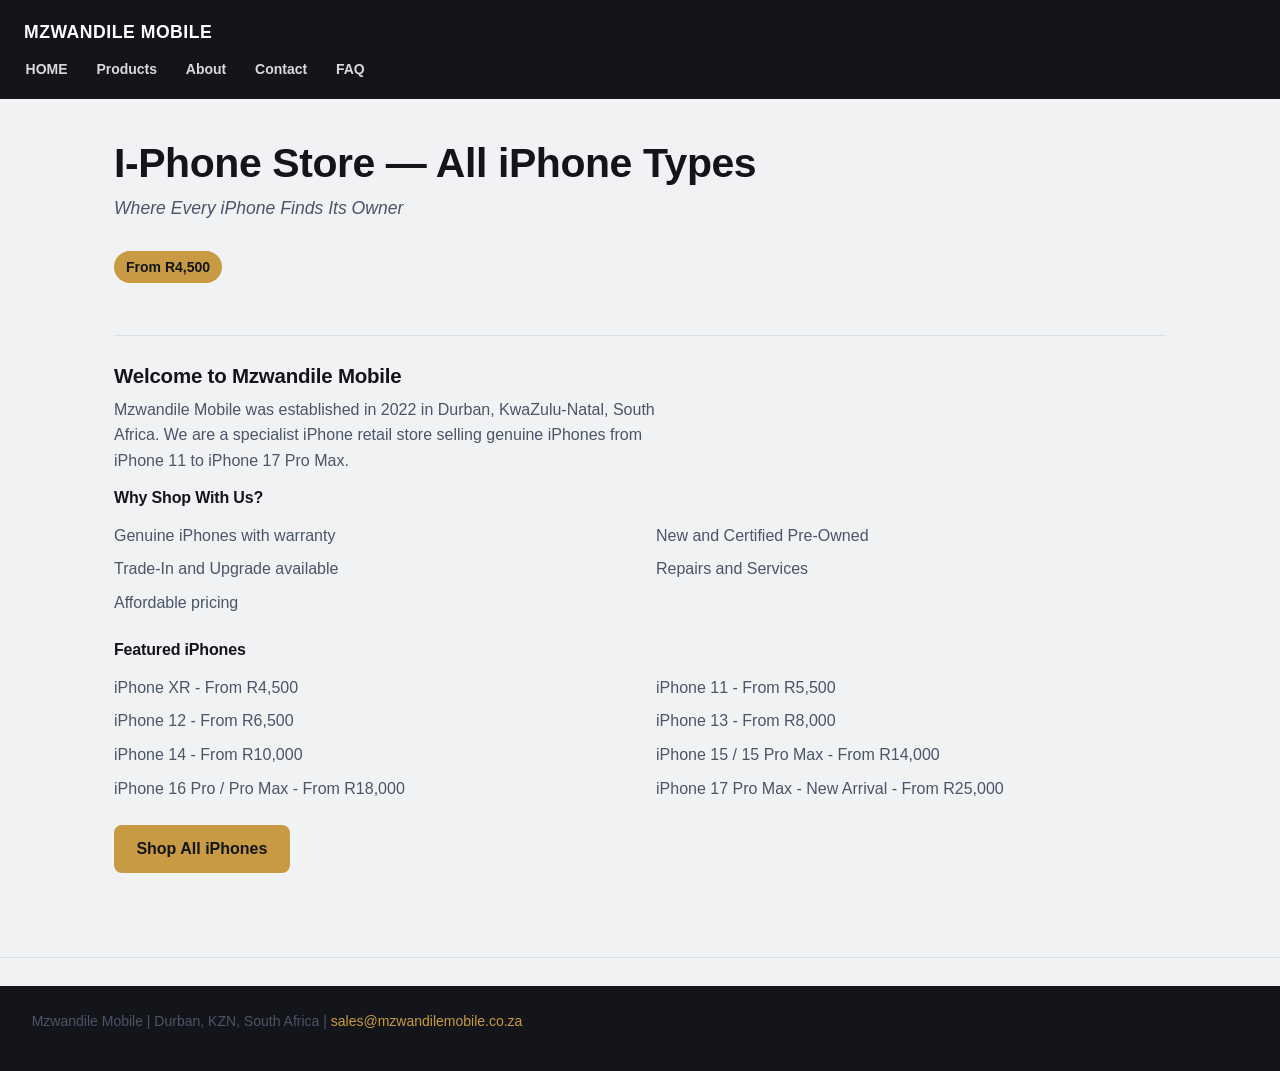
<file: index.html>
<!DOCTYPE html>
<html lang="en">
<head>
<meta charset="UTF-8">
<meta name="viewport" content="width=device-width, initial-scale=1.0">
<title>Mzwandile Mobile - Home</title>
<link rel="stylesheet" href="style.css">
</head>

<body>

<header class="site-header">
  <p class="brand">MZWANDILE MOBILE</p>
  <nav class="main-nav">
    <ul>
      <li><a href="index.html">HOME</a></li>
      <li><a href="Products.html">Products</a></li>
      <li><a href="About.html">About</a></li>
      <li><a href="Contact.html">Contact</a></li>
      <li><a href="FAQ.html">FAQ</a></li>
    </ul>
  </nav>
</header>

<main class="page-content">

  <section class="hero">
    <h1>I-Phone Store — All iPhone Types</h1>
    <p class="tagline">Where Every iPhone Finds Its Owner</p>
    <span class="price-badge">From R4,500</span>
  </section>

  <hr>

  <section>
    <h3>Welcome to Mzwandile Mobile</h3>
    <p>Mzwandile Mobile was established in 2022 in Durban, KwaZulu-Natal, South Africa. We are a specialist iPhone retail store selling genuine iPhones from iPhone 11 to iPhone 17 Pro Max.</p>
  </section>

  <section>
    <h4>Why Shop With Us?</h4>
    <ul class="feature-list">
      <li>Genuine iPhones with warranty</li>
      <li>New and Certified Pre-Owned</li>
      <li>Trade-In and Upgrade available</li>
      <li>Repairs and Services</li>
      <li>Affordable pricing</li>
    </ul>
  </section>

  <section>
    <h4>Featured iPhones</h4>
    <ul class="feature-list">
      <li>iPhone XR - From R4,500</li>
      <li>iPhone 11 - From R5,500</li>
      <li>iPhone 12 - From R6,500</li>
      <li>iPhone 13 - From R8,000</li>
      <li>iPhone 14 - From R10,000</li>
      <li>iPhone 15 / 15 Pro Max - From R14,000</li>
      <li>iPhone 16 Pro / Pro Max - From R18,000</li>
      <li>iPhone 17 Pro Max - New Arrival - From R25,000</li>
    </ul>
    <a class="cta-button" href="Products.html">Shop All iPhones</a>
  </section>

</main>

<hr>
<footer class="site-footer">
  <p>Mzwandile Mobile | Durban, KZN, South Africa | <a href="mailto:sales@mzwandilemobile.co.za">sales@mzwandilemobile.co.za</a></p>
</footer>

</body>
</html>
</file>
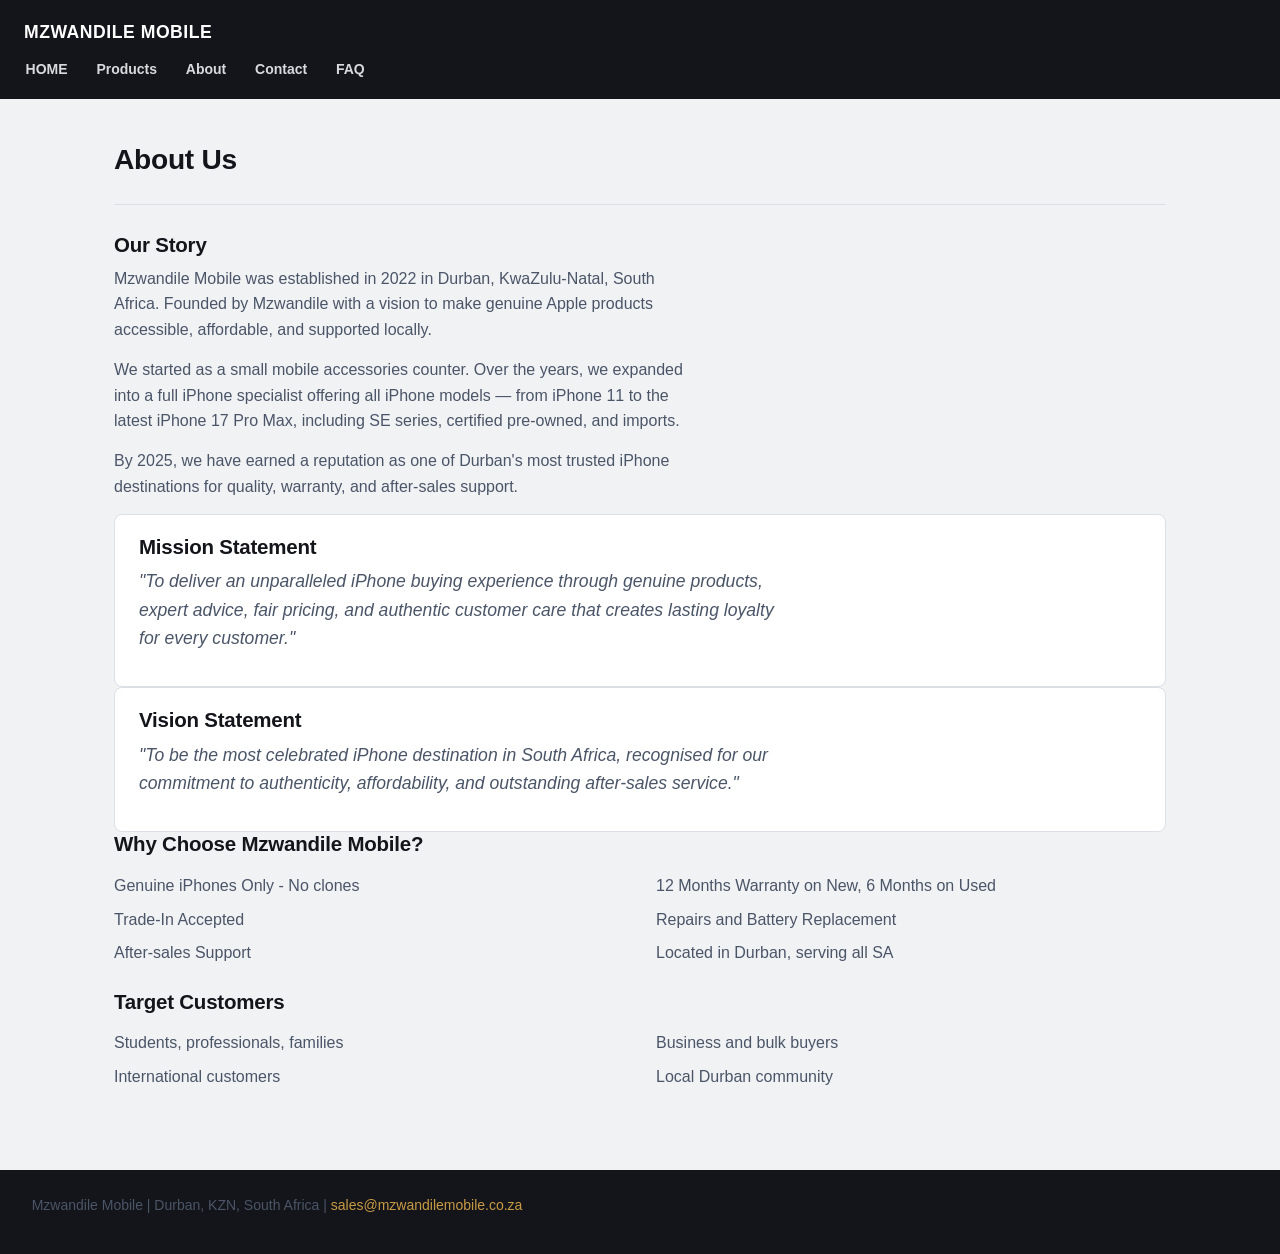
<file: About.html>
<!DOCTYPE html>
<html lang="en">
<head>
<meta charset="UTF-8">
<meta name="viewport" content="width=device-width, initial-scale=1.0">
<title>Mzwandile Mobile - About Us</title>
<link rel="stylesheet" href="style.css">
</head>
<body>

<header class="site-header">
  <p class="brand">MZWANDILE MOBILE</p>
  <nav class="main-nav">
    <ul>
      <li><a href="index.html">HOME</a></li>
      <li><a href="Products.html">Products</a></li>
      <li><a href="About.html">About</a></li>
      <li><a href="Contact.html">Contact</a></li>
      <li><a href="FAQ.html">FAQ</a></li>
    </ul>
  </nav>
</header>

<main class="page-content">

  <h2>About Us</h2>
  <hr>

  <section>
    <h3>Our Story</h3>
    <p>Mzwandile Mobile was established in 2022 in Durban, KwaZulu-Natal, South Africa. Founded by Mzwandile with a vision to make genuine Apple products accessible, affordable, and supported locally.</p>
    <p>We started as a small mobile accessories counter. Over the years, we expanded into a full iPhone specialist offering all iPhone models — from iPhone 11 to the latest iPhone 17 Pro Max, including SE series, certified pre-owned, and imports.</p>
    <p>By 2025, we have earned a reputation as one of Durban's most trusted iPhone destinations for quality, warranty, and after-sales support.</p>
  </section>

  <section class="info-card">
    <h3>Mission Statement</h3>
    <p class="tagline">"To deliver an unparalleled iPhone buying experience through genuine products, expert advice, fair pricing, and authentic customer care that creates lasting loyalty for every customer."</p>
  </section>

  <section class="info-card">
    <h3>Vision Statement</h3>
    <p class="tagline">"To be the most celebrated iPhone destination in South Africa, recognised for our commitment to authenticity, affordability, and outstanding after-sales service."</p>
  </section>

  <section>
    <h3>Why Choose Mzwandile Mobile?</h3>
    <ul class="feature-list">
      <li>Genuine iPhones Only - No clones</li>
      <li>12 Months Warranty on New, 6 Months on Used</li>
      <li>Trade-In Accepted</li>
      <li>Repairs and Battery Replacement</li>
      <li>After-sales Support</li>
      <li>Located in Durban, serving all SA</li>
    </ul>
  </section>

  <section>
    <h3>Target Customers</h3>
    <ul class="feature-list">
      <li>Students, professionals, families</li>
      <li>Business and bulk buyers</li>
      <li>International customers</li>
      <li>Local Durban community</li>
    </ul>
  </section>

</main>

<footer class="site-footer">
  <p>Mzwandile Mobile | Durban, KZN, South Africa | <a href="mailto:sales@mzwandilemobile.co.za">sales@mzwandilemobile.co.za</a></p>
</footer>

</body>
</html>
</file>
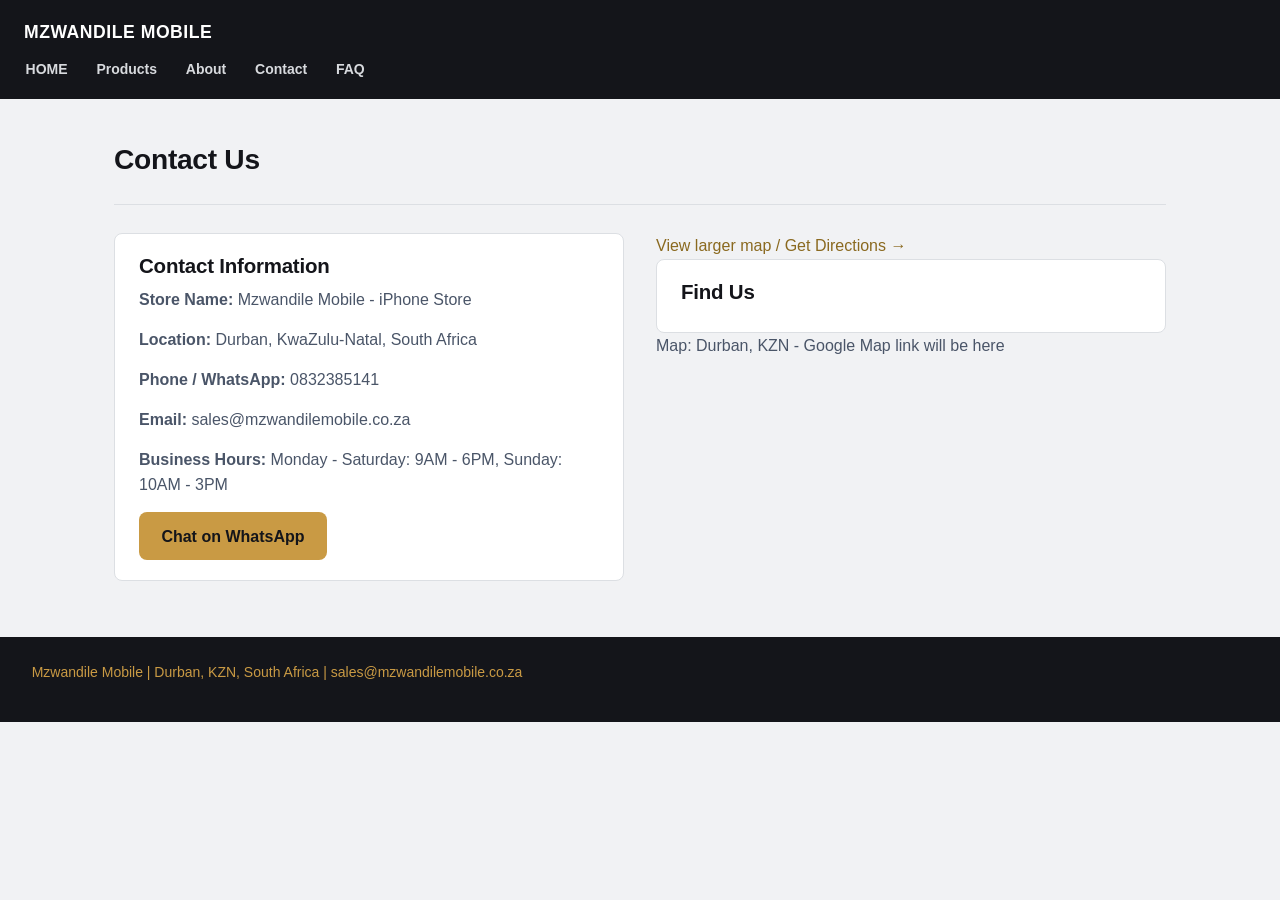
<file: Contact.html>
<!DOCTYPE html>
<html lang="en">
<head>
<meta charset="UTF-8">
<meta name="viewport" content="width=device-width, initial-scale=1.0">
<title>Mzwandile Mobile - Contact</title>
<link rel="stylesheet" href="style.css">
</head>

<body>
<header class="site-header">
  <p class="brand">MZWANDILE MOBILE</p>
  <nav class="main-nav">
    <ul>
      <li><a href="index.html">HOME</a></li>
      <li><a href="Products.html">Products</a></li>
      <li><a href="About.html">About</a></li>
      <li><a href="Contact.html">Contact</a></li>
      <li><a href="FAQ.html">FAQ</a></li>
    </ul>
  </nav>
</header>

<main class="page-content">

  <h2>Contact Us</h2>
  <hr>

  <div class="contact-grid">

    <section class="info-card">
      <h3>Contact Information</h3>
      <p><b>Store Name:</b> Mzwandile Mobile - iPhone Store</p>
      <p><b>Location:</b> Durban, KwaZulu-Natal, South Africa</p>
      <p><b>Phone / WhatsApp:</b> 0832385141</p>
      <p><b>Email:</b> sales@mzwandilemobile.co.za</p>
      <p><b>Business Hours:</b> Monday - Saturday: 9AM - 6PM, Sunday: 10AM - 3PM</p>
      <a class="cta-button" href="https://wa.me/270000000000" target="_blank" rel="noopener">Chat on WhatsApp</a>
    </section>
 <a class="map-link" href="https://www.google.com/maps/search/?api=1&query=Durban+KZN+South+Africa" target="_blank" rel="noopener">
    View larger map / Get Directions →

    <section class="info-card">
      <h3>Find Us</h3>
    </section>
      <p>Map: Durban, KZN - Google Map link will be here</p>
      

  </div>
    
</main>

<footer class="site-footer">
  <p>Mzwandile Mobile | Durban, KZN, South Africa | <a href="mailto:sales@mzwandilemobile.co.za">sales@mzwandilemobile.co.za</a></p>
</footer>

</body>
</html>
</file>
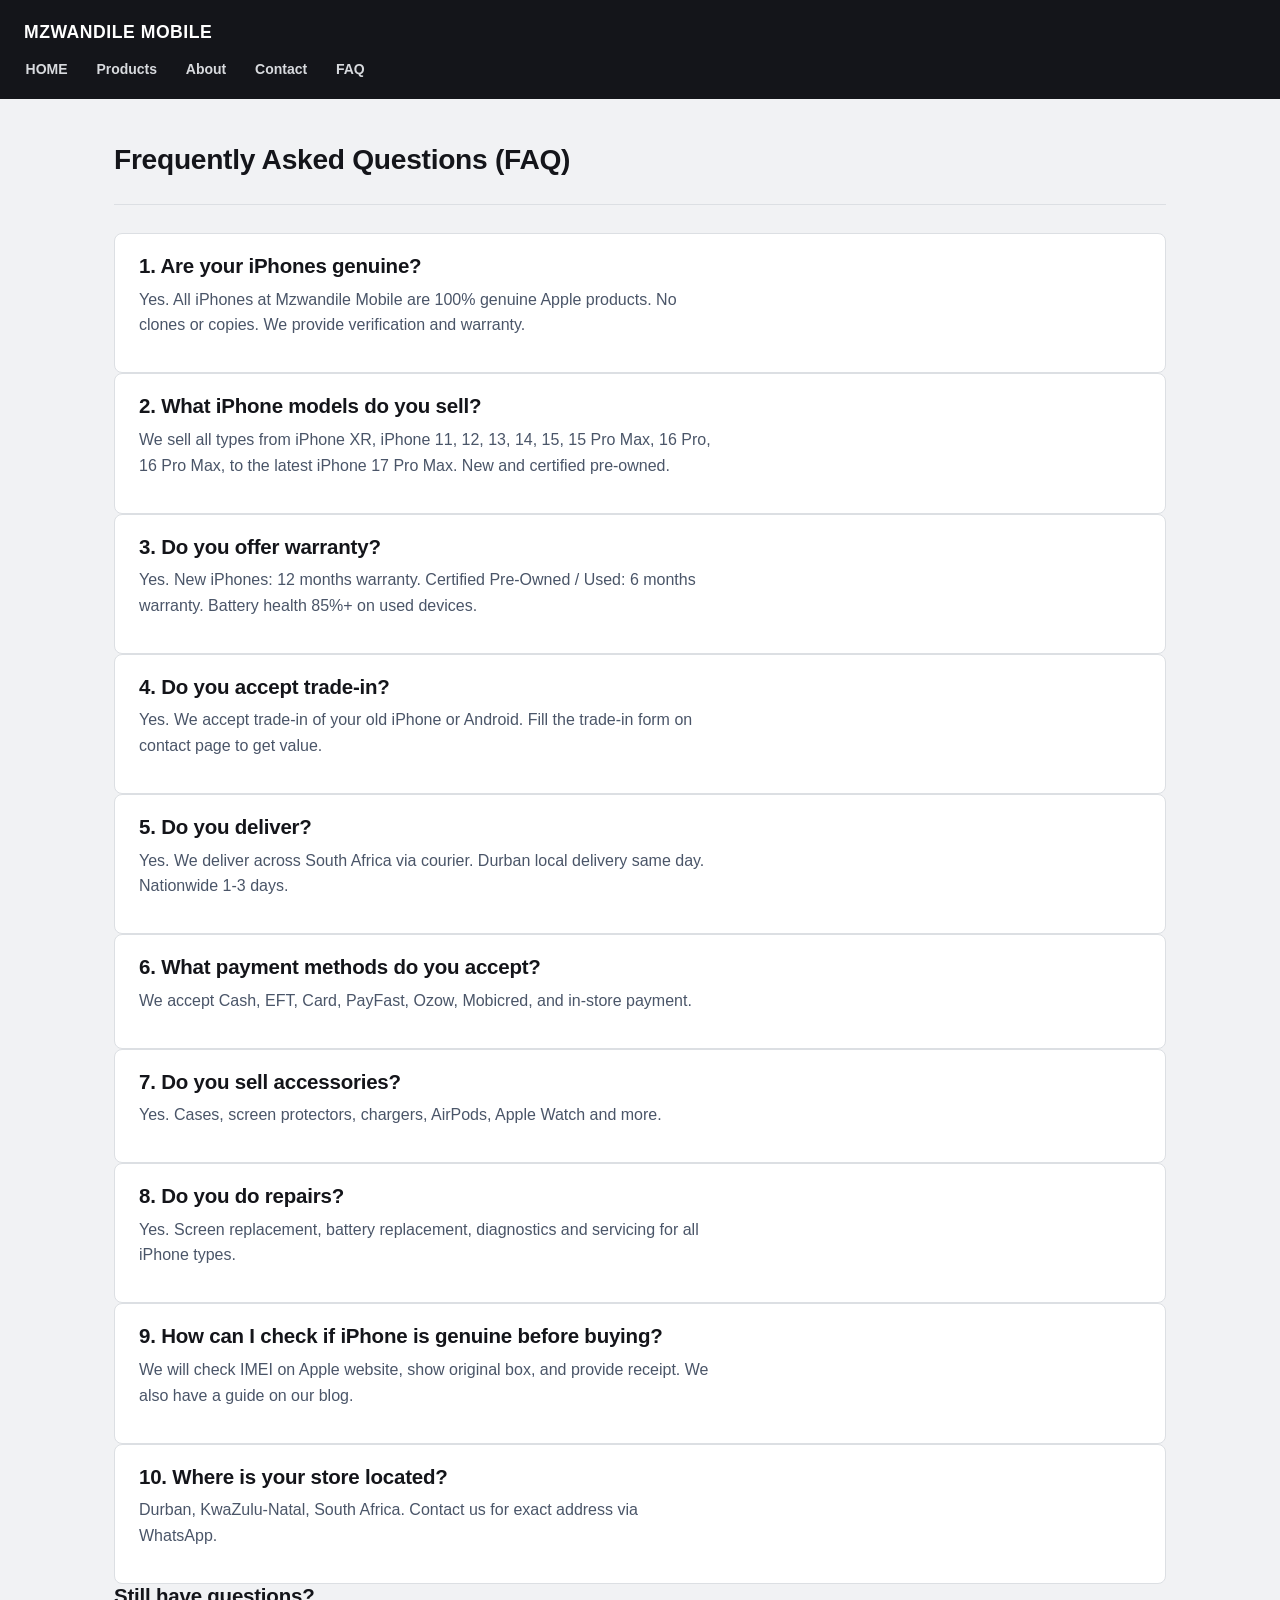
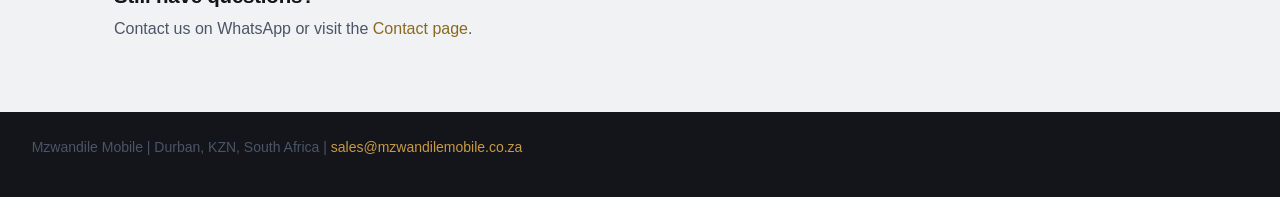
<file: FAQ.html>
<!DOCTYPE html>
<html lang="en">
<head>
<meta charset="UTF-8">
<meta name="viewport" content="width=device-width, initial-scale=1.0">
<title>Mzwandile Mobile - FAQ</title>
<link rel="stylesheet" href="style.css">
</head>
<body>

<header class="site-header">
  <p class="brand">MZWANDILE MOBILE</p>
  <nav class="main-nav">
    <ul>
      <li><a href="index.html">HOME</a></li>
      <li><a href="Products.html">Products</a></li>
      <li><a href="About.html">About</a></li>
      <li><a href="Contact.html">Contact</a></li>
      <li><a href="FAQ.html">FAQ</a></li>
    </ul>
  </nav>
</header>

<main class="page-content">

  <h2>Frequently Asked Questions (FAQ)</h2>
  <hr>

  <section class="info-card">
    <h3>1. Are your iPhones genuine?</h3>
    <p>Yes. All iPhones at Mzwandile Mobile are 100% genuine Apple products. No clones or copies. We provide verification and warranty.</p>
  </section>

  <section class="info-card">
    <h3>2. What iPhone models do you sell?</h3>
    <p>We sell all types from iPhone XR, iPhone 11, 12, 13, 14, 15, 15 Pro Max, 16 Pro, 16 Pro Max, to the latest iPhone 17 Pro Max. New and certified pre-owned.</p>
  </section>

  <section class="info-card">
    <h3>3. Do you offer warranty?</h3>
    <p>Yes. New iPhones: 12 months warranty. Certified Pre-Owned / Used: 6 months warranty. Battery health 85%+ on used devices.</p>
  </section>

  <section class="info-card">
    <h3>4. Do you accept trade-in?</h3>
    <p>Yes. We accept trade-in of your old iPhone or Android. Fill the trade-in form on contact page to get value.</p>
  </section>

  <section class="info-card">
    <h3>5. Do you deliver?</h3>
    <p>Yes. We deliver across South Africa via courier. Durban local delivery same day. Nationwide 1-3 days.</p>
  </section>

  <section class="info-card">
    <h3>6. What payment methods do you accept?</h3>
    <p>We accept Cash, EFT, Card, PayFast, Ozow, Mobicred, and in-store payment.</p>
  </section>

  <section class="info-card">
    <h3>7. Do you sell accessories?</h3>
    <p>Yes. Cases, screen protectors, chargers, AirPods, Apple Watch and more.</p>
  </section>

  <section class="info-card">
    <h3>8. Do you do repairs?</h3>
    <p>Yes. Screen replacement, battery replacement, diagnostics and servicing for all iPhone types.</p>
  </section>

  <section class="info-card">
    <h3>9. How can I check if iPhone is genuine before buying?</h3>
    <p>We will check IMEI on Apple website, show original box, and provide receipt. We also have a guide on our blog.</p>
  </section>

  <section class="info-card">
    <h3>10. Where is your store located?</h3>
    <p>Durban, KwaZulu-Natal, South Africa. Contact us for exact address via WhatsApp.</p>
  </section>

  <section>
    <h3>Still have questions?</h3>
    <p>Contact us on WhatsApp or visit the <a href="Contact.html">Contact page</a>.</p>
  </section>

</main>

<footer class="site-footer">
  <p>Mzwandile Mobile | Durban, KZN, South Africa | <a href="mailto:sales@mzwandilemobile.co.za">sales@mzwandilemobile.co.za</a></p>
</footer>

</body>
</html>
</file>
<file: style.css>
/* =========================================================
   MZWANDILE MOBILE — style.css
   External stylesheet linked from every page (index, Products,
   About, Contact, FAQ).
   ========================================================= */

/* ---------------------------------------------------------
   2.2 Base style / CSS reset
   --------------------------------------------------------- */
*,
*::before,
*::after {
  box-sizing: border-box;
  margin: 0;
  padding: 0;
}

:root {
  /* Color tokens */
  --color-ink: #14151a;        /* near-black, headers/footer */
  --color-bg: #f1f2f4;         /* cool pale background */
  --color-surface: #ffffff;    /* card/content surface */
  --color-accent: #c99a44;     /* titanium gold */
  --color-accent-deep: #8a691f;/* darker gold for hover/active */
  --color-slate: #4a5568;      /* secondary text */
  --color-line: #dcdfe3;       /* hairline borders */

  /* Type scale */
  --font-base: -apple-system, BlinkMacSystemFont, "Segoe UI", Roboto,
    Helvetica, Arial, sans-serif;
  --fs-h1: clamp(1.9rem, 3.2vw, 2.75rem);
  --fs-h2: clamp(1.4rem, 2.2vw, 1.85rem);
  --fs-h3: clamp(1.1rem, 1.6vw, 1.3rem);
  --fs-body: 1rem;
  --fs-small: 0.875rem;

  --radius: 8px;
  --max-width: 1100px;
}

html {
  font-size: 100%;
  scroll-behavior: smooth;
}

body {
  font-family: var(--font-base);
  font-size: var(--fs-body);
  line-height: 1.6;
  color: var(--color-ink);
  background-color: var(--color-bg);
}

img {
  max-width: 100%;
  height: auto;
  display: block;
}

a {
  color: var(--color-accent-deep);
  text-decoration: none;
}

ul {
  list-style: none;
}

/* ---------------------------------------------------------
   2.3 Typography styles
   --------------------------------------------------------- */
h1, h2, h3, h4 {
  font-weight: 700;
  line-height: 1.2;
  letter-spacing: -0.01em;
  color: var(--color-ink);
}

h1 { font-size: var(--fs-h1); }
h2 { font-size: var(--fs-h2); margin-top: 0.25rem; }
h3 { font-size: var(--fs-h3); margin-bottom: 0.5rem; }

p {
  max-width: 65ch;
  color: var(--color-slate);
  margin-bottom: 0.9rem;
}

.page-content p,
.page-content li {
  color: var(--color-slate);
}

.tagline {
  font-style: italic;
  color: var(--color-accent-deep);
  font-size: 1.1rem;
}

hr {
  border: none;
  border-top: 1px solid var(--color-line);
  margin: 1.75rem 0;
}

/* ---------------------------------------------------------
   2.4 Layout structure (Flexbox / Grid)
   --------------------------------------------------------- */
.site-header {
  background-color: var(--color-ink);
  padding: 1.1rem 1.5rem;
}

.site-header .brand {
  color: #fff;
  font-size: 1.1rem;
  font-weight: 800;
  letter-spacing: 0.03em;
  margin-bottom: 0.6rem;
}

nav.main-nav ul {
  display: flex;
  flex-wrap: wrap;
  gap: 0.4rem 1.6rem;
}

nav.main-nav a {
  color: #d8dade;
  font-weight: 600;
  font-size: var(--fs-small);
  padding: 0.35rem 0.1rem;
  border-bottom: 2px solid transparent;
  transition: color 0.15s ease, border-color 0.15s ease;
}

main.page-content {
  max-width: var(--max-width);
  margin: 0 auto;
  padding: 2.5rem 1.5rem 3.5rem;
}

.hero {
  display: flex;
  flex-direction: column;
  gap: 0.4rem;
  padding-bottom: 1.5rem;
}

.hero .price-badge {
  display: inline-block;
  align-self: flex-start;
  background-color: var(--color-accent);
  color: var(--color-ink);
  font-weight: 700;
  font-size: var(--fs-small);
  padding: 0.3rem 0.75rem;
  border-radius: 999px;
  margin-top: 0.5rem;
}

.feature-list,
.faq-list {
  display: grid;
  grid-template-columns: repeat(2, 1fr);
  gap: 0.5rem 2rem;
  margin: 1rem 0 1.5rem;
}

.product-grid {
  display: grid;
  grid-template-columns: repeat(4, 1fr);
  gap: 1.5rem;
  margin-top: 1.5rem;
}

.accessory-grid {
  display: grid;
  grid-template-columns: repeat(3, 1fr);
  gap: 0.75rem 2rem;
  margin-top: 1rem;
}

.contact-grid {
  display: grid;
  grid-template-columns: 1fr 1fr;
  gap: 2rem;
  align-items: start;
}

.site-footer {
  background-color: var(--color-ink);
  color: #c7c9ce;
  text-align: center;
  padding: 1.5rem;
  font-size: var(--fs-small);
}

.site-footer a { color: var(--color-accent); }

/* ---------------------------------------------------------
   2.5 Visual styles: color, background, border, box-shadow
   --------------------------------------------------------- */
.product-card {
  background-color: var(--color-surface);
  border: 1px solid var(--color-line);
  border-radius: var(--radius);
  padding: 1rem;
  box-shadow: 0 1px 2px rgba(20, 21, 26, 0.06);
  transition: border-color 0.18s ease, box-shadow 0.18s ease,
    transform 0.18s ease;
}

.product-card img {
  border-radius: calc(var(--radius) - 2px);
  margin-bottom: 0.75rem;
  background-color: var(--color-bg);
}

.product-card .price {
  color: var(--color-accent-deep);
  font-weight: 700;
}

.info-card {
  background-color: var(--color-surface);
  border: 1px solid var(--color-line);
  border-radius: var(--radius);
  padding: 1.25rem 1.5rem;
}

.cta-button {
  display: inline-block;
  background-color: var(--color-accent);
  color: var(--color-ink);
  font-weight: 700;
  padding: 0.7rem 1.4rem;
  border-radius: var(--radius);
  border: none;
  cursor: pointer;
}

/* ---------------------------------------------------------
   CSS pseudo-classes for interactive elements
   --------------------------------------------------------- */
nav.main-nav a:hover,
nav.main-nav a:focus {
  color: #ffffff;
  border-bottom-color: var(--color-accent);
}

nav.main-nav a:active {
  color: var(--color-accent);
}

a:focus-visible,
.cta-button:focus-visible {
  outline: 3px solid var(--color-accent);
  outline-offset: 2px;
}

.product-card:hover {
  border-color: var(--color-accent);
  box-shadow: 0 6px 16px rgba(20, 21, 26, 0.12);
  transform: translateY(-2px);
}

.cta-button:hover {
  background-color: var(--color-accent-deep);
  color: #fff;
}

.cta-button:active {
  background-color: var(--color-ink);
  color: var(--color-accent);
}

.faq-list li:hover {
  color: var(--color-ink);
}

/* ---------------------------------------------------------
   Product shop + cart layout
   --------------------------------------------------------- */
.shop-layout {
  display: grid;
  grid-template-columns: minmax(0, 2.5fr) minmax(260px, 360px);
  gap: 1.5rem;
  align-items: start;
  margin-top: 1.5rem;
}

.nav-cart {
  margin-left: 0.5rem;
}

.cart-link {
  display: inline-flex;
  align-items: center;
  gap: 0.4rem;
  background-color: rgba(201, 154, 68, 0.12);
  color: #fff;
  border-radius: 999px;
  padding: 0.45rem 0.8rem;
  border: 1px solid rgba(201, 154, 68, 0.4);
}

#cart-count {
  display: inline-flex;
  align-items: center;
  justify-content: center;
  min-width: 1.5rem;
  height: 1.5rem;
  border-radius: 50%;
  background-color: var(--color-accent);
  color: var(--color-ink);
  font-size: 0.75rem;
  font-weight: 800;
}

.product-grid {
  display: grid;
  grid-template-columns: repeat(2, minmax(0, 1fr));
  gap: 1.5rem;
}

.product-card {
  display: flex;
  flex-direction: column;
  background-color: var(--color-surface);
  border: 1px solid var(--color-line);
  border-radius: var(--radius);
  padding: 1rem;
  box-shadow: 0 1px 2px rgba(20, 21, 26, 0.06);
  transition: border-color 0.18s ease, box-shadow 0.18s ease,
    transform 0.18s ease;
}

.product-card img {
  border-radius: calc(var(--radius) - 2px);
  margin-bottom: 0.75rem;
  background-color: var(--color-bg);
}

.product-card .price {
  color: var(--color-accent-deep);
  font-weight: 700;
  margin-top: auto;
}

.add-to-cart,
.secondary-button,
.checkout-button,
.remove-item {
  width: 100%;
  margin-top: 1rem;
  border: none;
  border-radius: var(--radius);
  cursor: pointer;
  font-weight: 700;
  transition: all 0.15s ease;
}

.add-to-cart,
.checkout-button {
  background-color: var(--color-accent);
  color: var(--color-ink);
  padding: 0.8rem 1rem;
}

.secondary-button {
  background-color: transparent;
  border: 1px solid var(--color-line);
  color: var(--color-ink);
  padding: 0.6rem 0.75rem;
  width: auto;
  margin-top: 0;
}

.remove-item {
  background: transparent;
  color: var(--color-accent-deep);
  width: auto;
  margin-top: 0;
  padding: 0;
  font-size: 0.8rem;
  text-decoration: underline;
}

.add-to-cart:hover,
.checkout-button:hover,
.secondary-button:hover,
.remove-item:hover {
  opacity: 0.9;
}

.cart-panel {
  position: sticky;
  top: 1rem;
  background-color: var(--color-surface);
  border: 1px solid var(--color-line);
  border-radius: var(--radius);
  padding: 1.25rem;
  box-shadow: 0 1px 3px rgba(20, 21, 26, 0.08);
}

.cart-header {
  display: flex;
  align-items: center;
  justify-content: space-between;
  gap: 1rem;
  margin-bottom: 1rem;
}

.cart-items {
  list-style: none;
  display: flex;
  flex-direction: column;
  gap: 0.75rem;
  padding: 0.2rem 0;
}

.cart-item {
  display: flex;
  align-items: center;
  justify-content: space-between;
  gap: 0.75rem;
  background-color: var(--color-bg);
  border: 1px solid var(--color-line);
  border-radius: 6px;
  padding: 0.7rem 0.8rem;
}

.cart-item-name,
.cart-item-meta {
  display: block;
}

.cart-item-name {
  font-weight: 700;
  color: var(--color-ink);
}

.cart-item-meta {
  font-size: 0.8rem;
  color: var(--color-slate);
}

.empty-cart {
  color: var(--color-slate);
  padding: 0.8rem 0;
}

.cart-total-row {
  display: flex;
  align-items: center;
  justify-content: space-between;
  padding-top: 1rem;
  margin-top: 1rem;
  border-top: 1px solid var(--color-line);
  font-weight: 700;
  color: var(--color-ink);
}

.checkout-button {
  margin-top: 1rem;
}

/* =========================================================
   3. RESPONSIVE DESIGN
   Breakpoints: tablet <= 1024px, mobile <= 640px
   ========================================================= */

/* ---------- Tablet ---------- */
@media (max-width: 1024px) {
  /* 3.1 / adjustment - layout */
  .product-grid {
    grid-template-columns: repeat(2, 1fr);
  }

  .accessory-grid {
    grid-template-columns: repeat(2, 1fr);
  }

  .contact-grid {
    grid-template-columns: 1fr;
  }

  main.page-content {
    padding: 2rem 1.25rem 3rem;
  }

  /* adjustment - typography */
  :root {
    --fs-h1: clamp(1.6rem, 4vw, 2.2rem);
    --fs-h2: clamp(1.25rem, 3vw, 1.6rem);
  }

  p { max-width: 60ch; }
}

/* ---------- Mobile ---------- */
@media (max-width: 640px) {
  /* adjustment - navigation menu: stack into a full-width column
     with larger tap targets instead of a horizontal row */
  .site-header {
    padding: 1rem;
  }

  nav.main-nav ul {
    flex-direction: column;
    gap: 0;
    border-top: 1px solid #2a2b31;
    margin-top: 0.5rem;
  }

  nav.main-nav a {
    display: block;
    width: 100%;
    padding: 0.75rem 0.25rem;
    border-bottom: 1px solid #2a2b31;
    border-radius: 0;
  }

  /* adjustment - layout: everything collapses to one column */
  .product-grid,
  .accessory-grid,
  .feature-list,
  .faq-list,
  .contact-grid {
    grid-template-columns: 1fr;
  }

  main.page-content {
    padding: 1.5rem 1rem 2.5rem;
  }

  .hero .price-badge {
    align-self: stretch;
    text-align: center;
  }

  /* adjustment - typography: tighten scale further for small screens */
  :root {
    --fs-h1: clamp(1.4rem, 6vw, 1.8rem);
    --fs-h2: clamp(1.15rem, 5vw, 1.4rem);
    --fs-h3: 1.05rem;
    --fs-body: 0.95rem;
  }

  p {
    max-width: 100%;
  }

  /* adjustment - images: product photos shrink and center on
     narrow screens instead of holding a fixed 200px box */
  .product-card img {
    width: 100%;
    max-width: 220px;
    margin-left: auto;
    margin-right: auto;
  }

  .info-card {
    padding: 1rem 1.1rem;
  }
}
</file>
